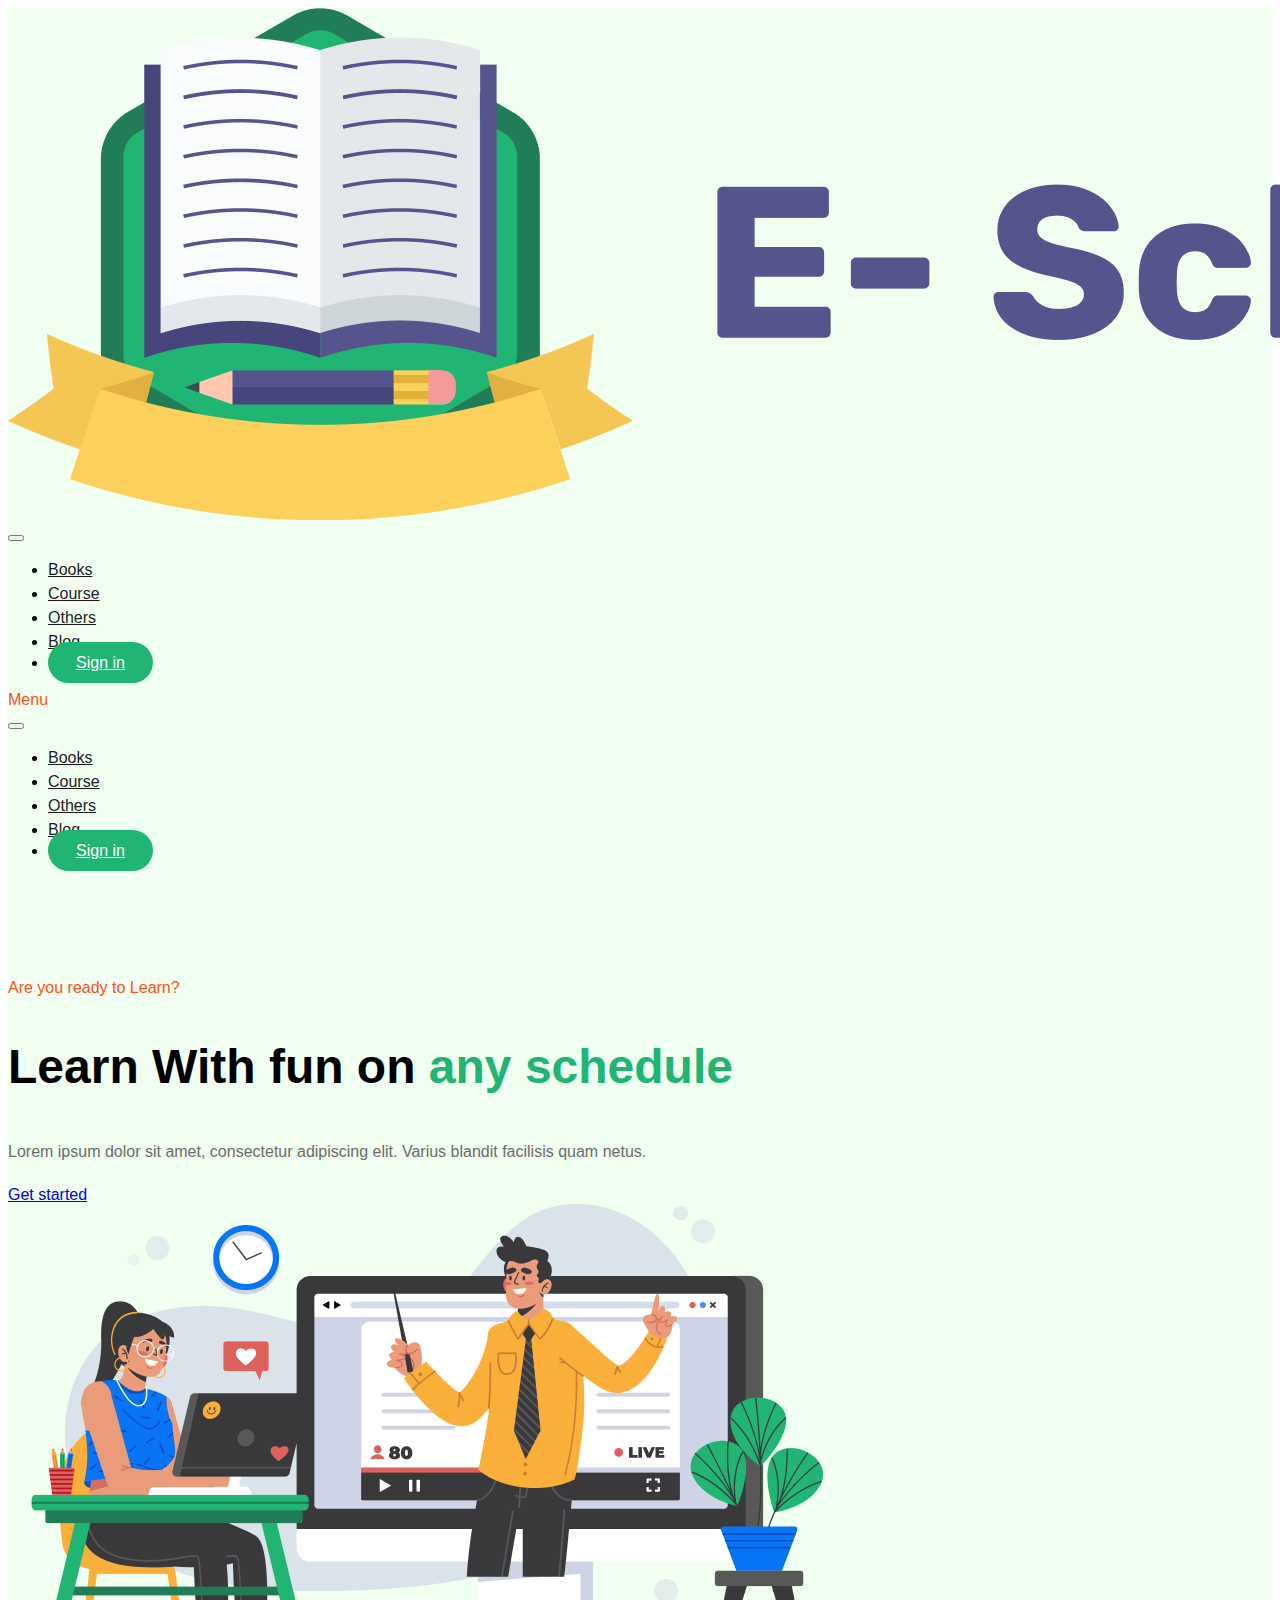
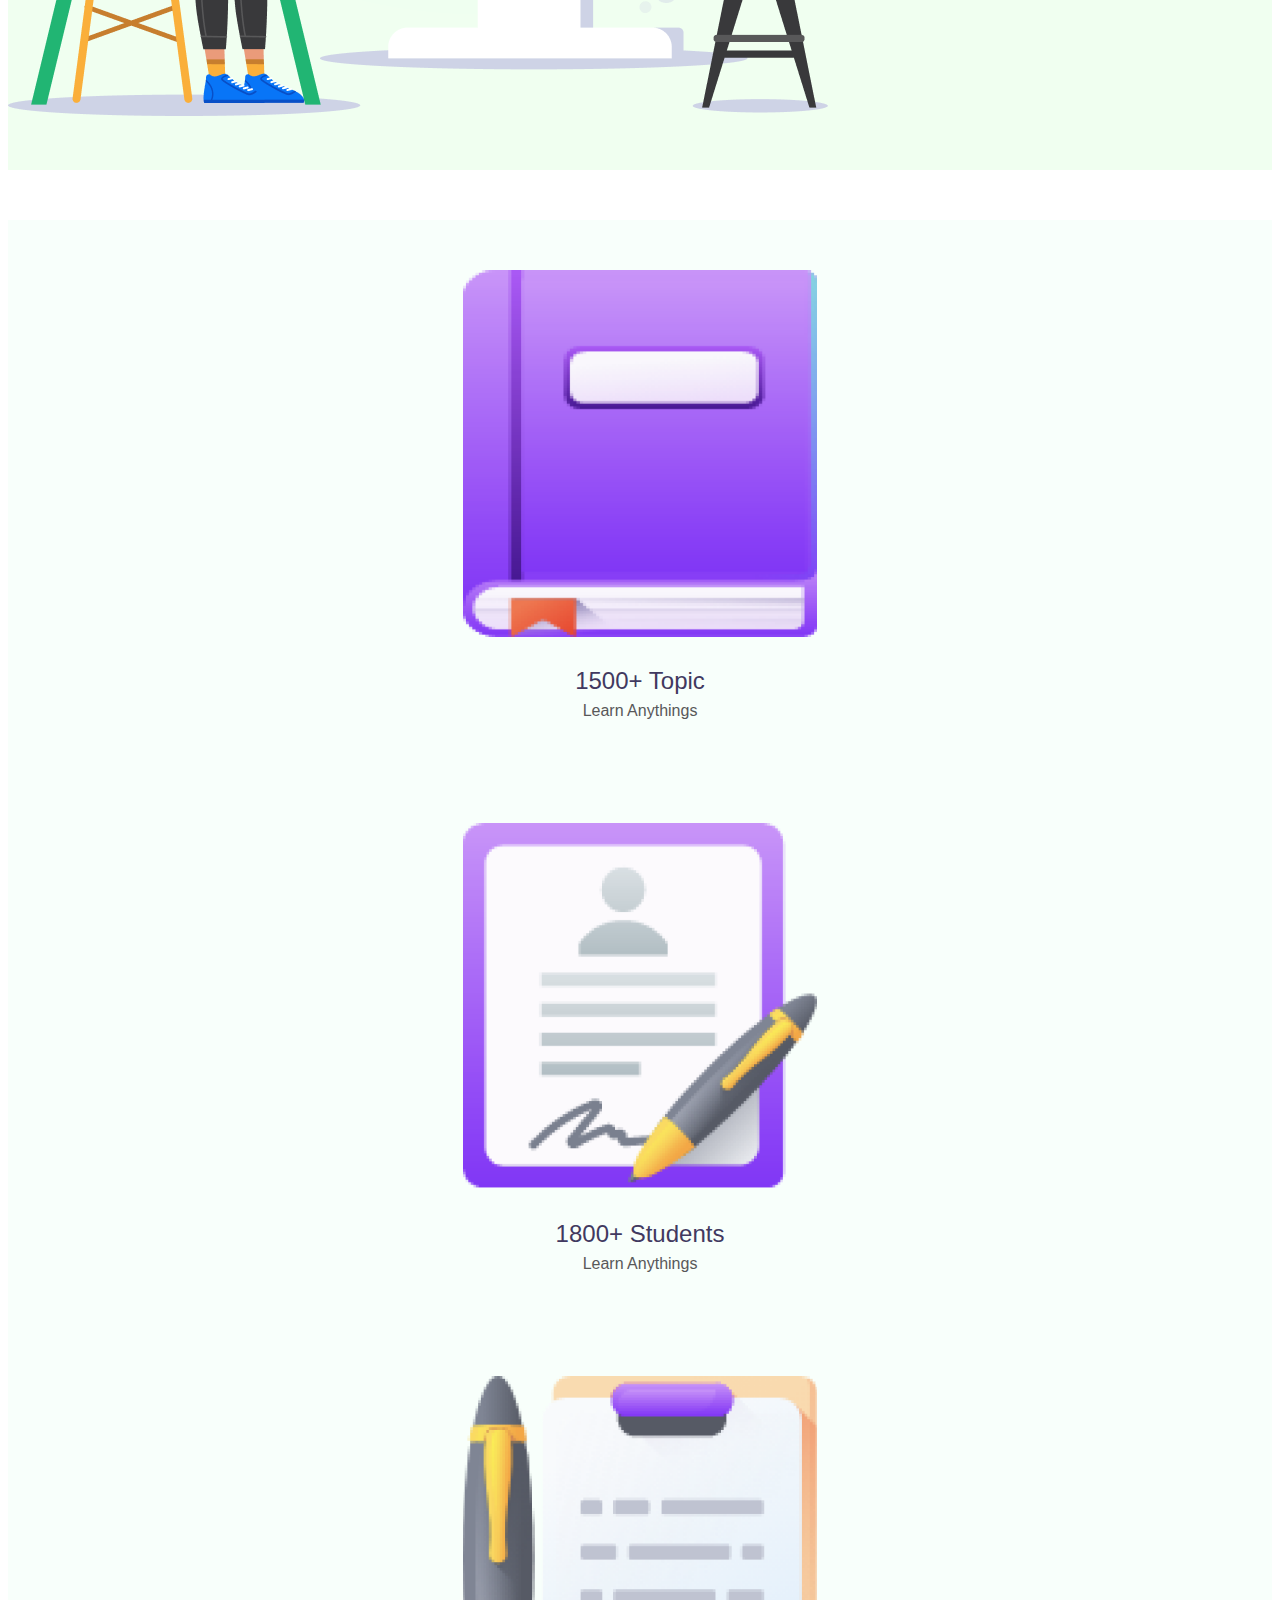
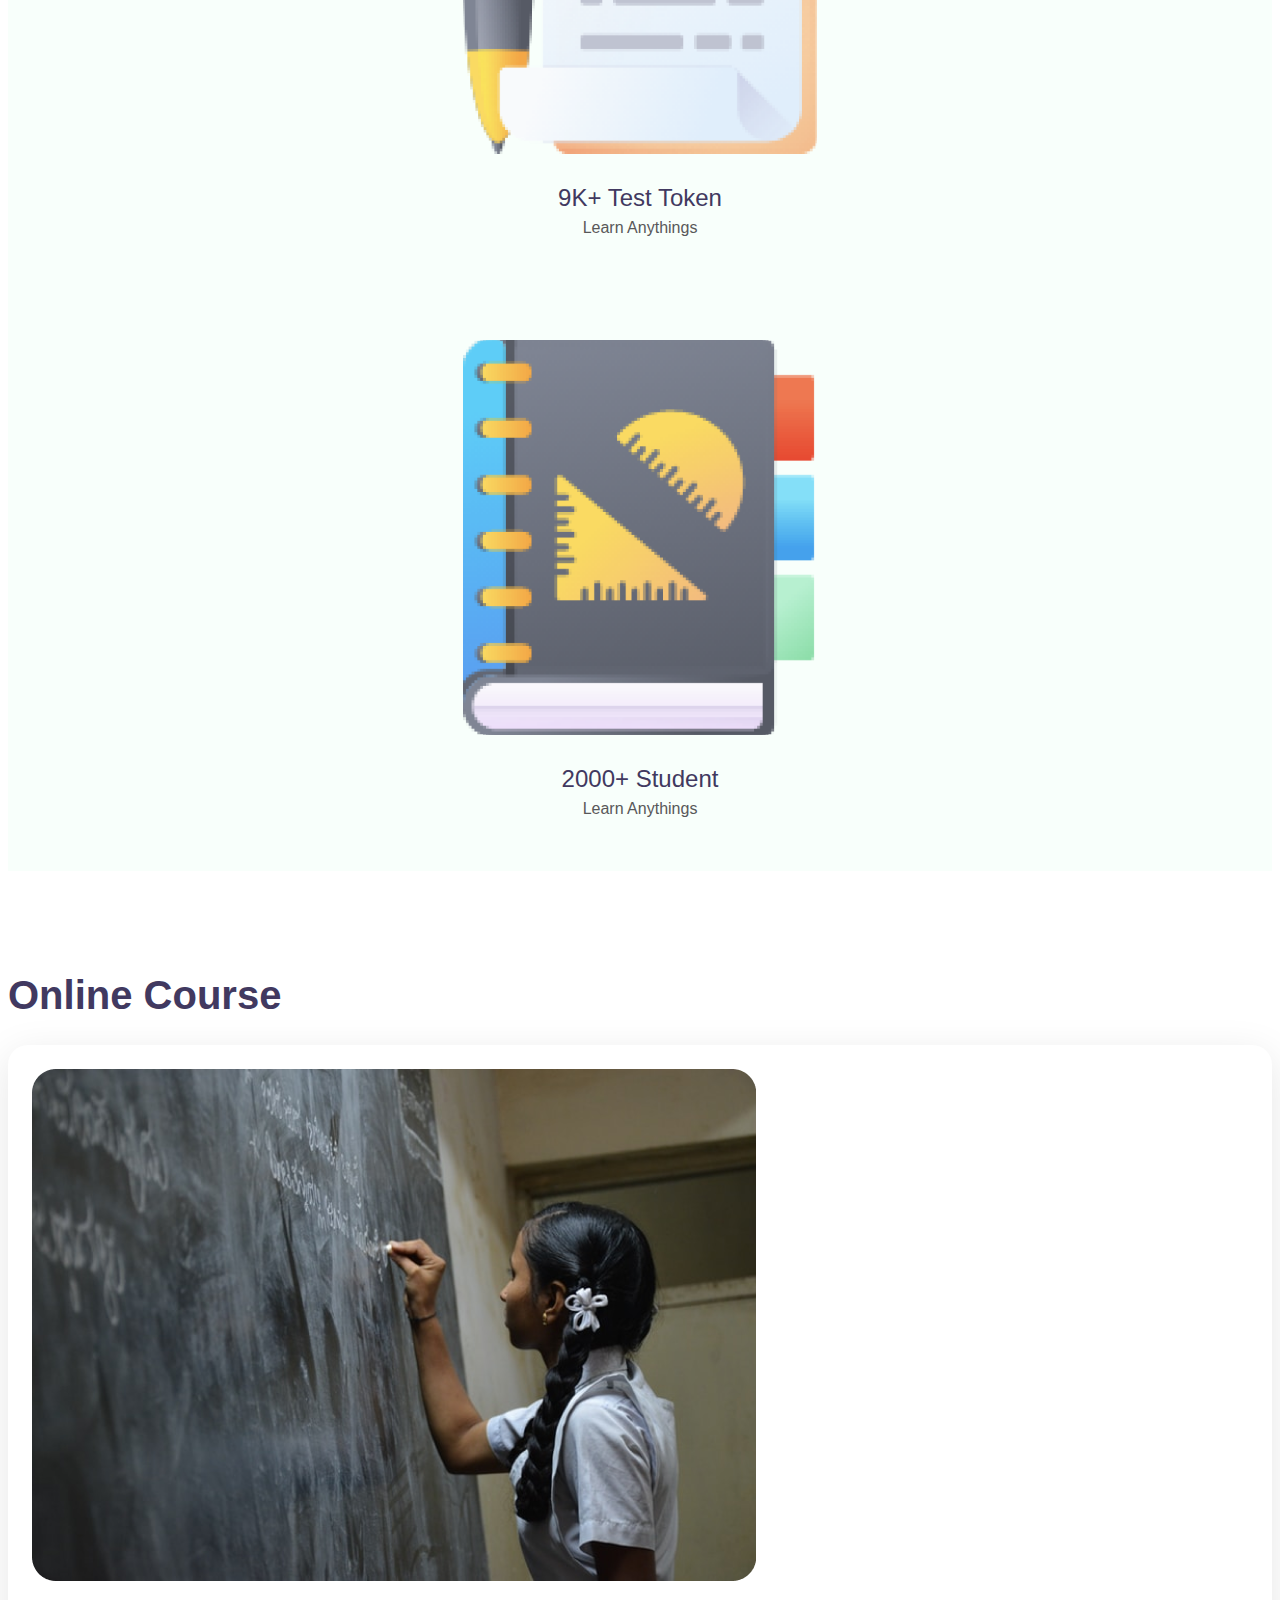
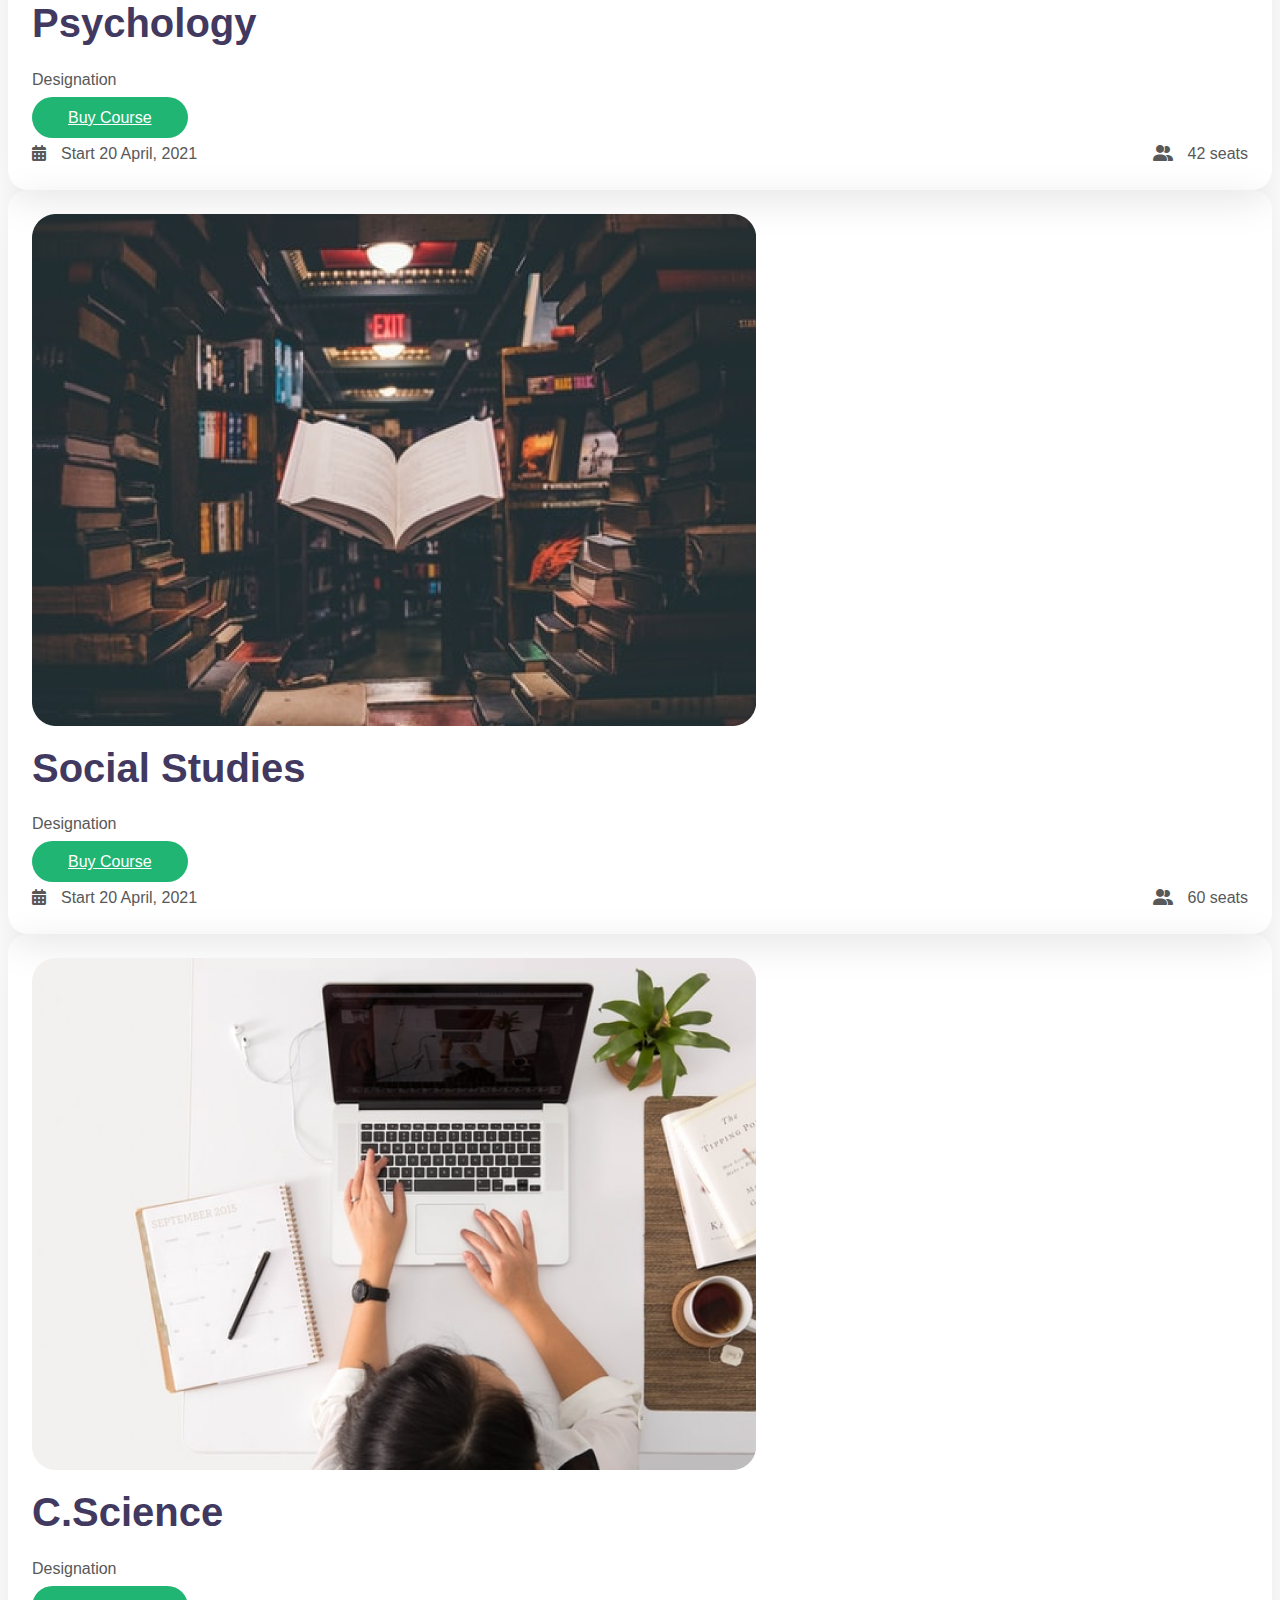
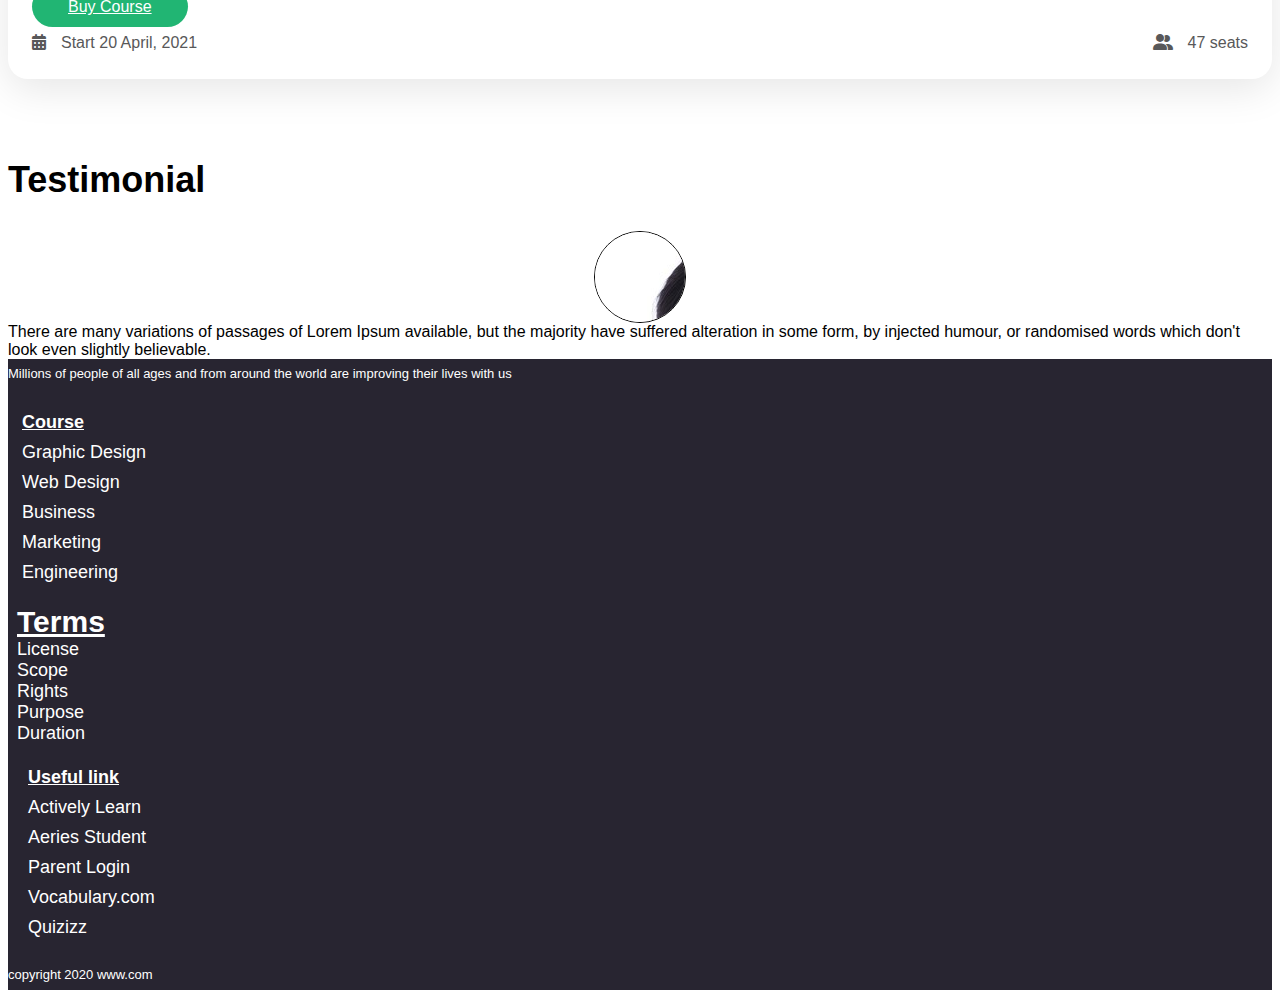
<file: index.html>
<!DOCTYPE html>
<html lang="en">
<head>
    <meta charset="UTF-8">
    <meta http-equiv="X-UA-Compatible" content="IE=edge">
    <meta name="viewport" content="width=device-width, initial-scale=1.0">
    <title>Position</title>
    <link href="https://cdn.jsdelivr.net/npm/bootstrap@5.0.2/dist/css/bootstrap.min.css" rel="stylesheet" integrity="sha384-EVSTQN3/azprG1Anm3QDgpJLIm9Nao0Yz1ztcQTwFspd3yD65VohhpuuCOmLASjC" crossorigin="anonymous">
    <link rel="stylesheet" href="https://cdnjs.cloudflare.com/ajax/libs/font-awesome/6.0.0/css/all.min.css">
    <link rel="stylesheet" href="css/style.css">
    <style>
        /* Custom CSS for offcanvas width (mobile only) */
        @media (max-width: 991.98px) {
            .offcanvas {
                width: 50% !important;
                            }
            .banner {
                padding: 0px 0 50px 0;
            }
            img.logo-img {
                max-width: 200%;
                margin-left: -26px;
            }
          }
    </style>
</head>

<body>
 <header id="home">
     <div class="container">
         <div class="row">
          <nav class="navbar navbar-expand-lg navbar-light">
                  <div class="container-fluid">
                  <a class="navbar-brand" href="#home"><img src="images/logo.png" class="img-fluid logo-img" alt="img"><a>
                  <!-- Toggle button for mobile -->
                  <button class="navbar-toggler d-lg-none" type="button" data-bs-toggle="offcanvas" data-bs-target="#offcanvasNavbar" aria-controls="offcanvasNavbar">
                      <span class="navbar-toggler-icon"></span>
                  </button>
                  <!-- Desktop menu (always visible) -->
                  <div class="d-none d-lg-block">
                      <ul class="navbar-nav ms-auto mb-2 mb-lg-0 align-items-center">
                          <li class="nav-item">
                              <a class="nav-link active" aria-current="page" href="https://junayedip.github.io/eschool/books">books</a>
                          </li>
                          <li class="nav-item">
                              <a class="nav-link active" aria-current="page" href="#course">course</a>
                          </li>
                          <li class="nav-item">
                              <a class="nav-link active" aria-current="page" href="#testimonial">others</a>
                          </li>
                          <li class="nav-item">
                              <a class="nav-link active" aria-current="page" href="#blog">blog</a>
                          </li>
                          <li class="nav-item">
                              <a class="btn btn-signin" aria-current="page" href="#">Sign in</a>
                          </li>
                      </ul>
                  </div>
                  <!-- Offcanvas menu for mobile -->
                  <div class="offcanvas offcanvas-end d-lg-none" tabindex="-1" id="offcanvasNavbar" aria-labelledby="offcanvasNavbarLabel">
                      <div class="offcanvas-header">
                          <h5 class="offcanvas-title" id="offcanvasNavbarLabel">Menu</h5>
                          <button type="button" class="btn-close text-reset" data-bs-dismiss="offcanvas" aria-label="Close"></button>
                      </div>
                      <div class="offcanvas-body">
                          <ul class="navbar-nav ms-auto mb-2 mb-lg-0 align-items-center">
                              <li class="nav-item">
                                  <a class="nav-link active" aria-current="page" href="https://junayedip.github.io/eschool/books">books</a>
                              </li>
                              <li class="nav-item">
                                  <a class="nav-link active" aria-current="page" href="#course">course</a>
                              </li>
                              <li class="nav-item">
                                  <a class="nav-link active" aria-current="page" href="#testimonial">others</a>
                              </li>
                              <li class="nav-item">
                                  <a class="nav-link active" aria-current="page" href="#blog">blog</a>
                              </li>
                              <li class="nav-item">
                                  <a class="btn btn-signin" aria-current="page" href="#">Sign in</a>
                              </li>
                          </ul>
                      </div>
                  </div>
              </div>
            </nav>
         </div>

         <div class="row banner">
             <div class="col-md-5">
                  <h5>Are you ready to Learn?</h5>
                  <h1>Learn With fun on <span>any schedule</span></h1>
                  <p>Lorem ipsum dolor sit amet, consectetur adipiscing elit. Varius blandit facilisis quam netus.</p>
                  <a href="#" class="btn-get">Get started</a>
              </div>
              <div class="col-md-7">
                  <img src="images/bannerpic.png" class="img-fluid" alt="Banner">
              </div>
         </div>
     </div>
 </header>

 <section class="book" id="books">
     <div class="container">
         <div class="row">
             <div class="col-md-3">
                 <div class="book-item1">
                     <img src="images/book1.png" class="img-fluid" alt="">
                     <h2>1500+ Topic</h2>
                     <p>Learn Anythings</p>
                 </div>
             </div>
             <div class="col-md-3">
              <div class="book-item1">
                  <img src="images/book2.png" class="img-fluid" alt="">
                  <h2>1800+ Students</h2>
                  <p>Learn Anythings</p>
              </div>
          </div>
          <div class="col-md-3">
              <div class="book-item1">
                  <img src="images/book3.png" class="img-fluid" alt="">
                  <h2>9K+ Test Token</h2>
                  <p>Learn Anythings</p>
              </div>
          </div>
          <div class="col-md-3">
              <div class="book-item1">
                  <img src="images/book4.png" class="img-fluid" alt="">
                  <h2>2000+ Student</h2>
                  <p>Learn Anythings</p>
              </div>
          </div>
         </div>
     </div>
 </section>

 <section class="courses" id="course">
     <div class="container">
         <div class="row text-center">
             <h1>Online Course</h1>
         </div>
         <div class="row pt-5">
             <div class="col-md-4 ">
                 <div class="course-item">
                     <img src="images/school1.png" class="img-fluid" alt="img">
                     <h1>Psychology</h1>
                     <p>Designation</p>
                     <a href="#" class="btn btn-course">Buy Course</a>
                   <ul>
                       <li><i class="fas fa-calendar-alt"></i>Start 20  April, 2021</li>
                       <li><i class="fas fa-user-friends"></i>42 seats</li>
                   </ul>
                 </div>
             </div>
             <div class="col-md-4">
              <div class="course-item">
                  <img src="images/school2.png" class="img-fluid" alt="img">
                  <h1>Social Studies</h1>
                  <p>Designation</p>
                  <a href="#" class="btn btn-course">Buy Course</a>
                <ul>
                    <li><i class="fas fa-calendar-alt"></i>Start 20  April, 2021</li>
                    <li><i class="fas fa-user-friends"></i>60 seats</li>
                </ul>
              </div>
          </div>
          <div class="col-md-4">
              <div class="course-item">
                  <img src="images/school3.png" class="img-fluid" alt="img">
                  <h1>C.Science</h1>
                  <p>Designation</p>
                  <a href="#" class="btn btn-course">Buy Course</a>
                <ul>
                    <li><i class="fas fa-calendar-alt"></i>Start 20  April, 2021</li>
                    <li><i class="fas fa-user-friends"></i>47 seats</li>
                </ul>
              </div>
          </div>
         </div>
     </div>
 </section>

 <section class="testimonial" id="testimonial">
     <div class="container">
         <div class="row text-center">
             <h1>Testimonial</h1>
         </div>
         <div class="col-md-8 m-auto">
             <div class="row py-3 text-center">
                 <div class="col-md-12 ">
                 <div class="client shawon">
                  <img src="images/done.jpg" class="img-fluid " alt="girl">
                 </div>
                 </div>
                 <div class="col-md-12">
                     <p>There are many variations of passages of Lorem Ipsum available, but the
                      majority have suffered alteration in some form, by injected humour, 
                     or randomised words which don't look even slightly believable.</p>
                 </div>
             </div>
         </div>
     </div>
 </section>

 <section class="last-part mt-5" id="blog">
  <div class="container">
      <div class="row text-center pt-5">
          <div class="col-md-4">
              <p>Millions of people of all ages and from around
               the world are improving their lives with us</p>
          </div>
          <div class="col-3">
              <div class="course">
                  <ul>
                      <li> <a class="nav-link active" aria-current="page" href="#course">Course</a></li>
                      <li>Graphic Design</li>
                      <li>Web Design</li>
                      <li>Business</li>
                      <li>Marketing</li>
                      <li>Engineering</li>
                  </ul>
              </div>
          </div>
          <div class="col-3">
              <div class="terms">
               <ul>
                   <li><a class="nav-link active" aria-current="page" href="https://junayedip.github.io/eschool/books">Terms</a></li>
                   <li>License</li>
                   <li>Scope</li>
                   <li>Rights</li>
                   <li>Purpose</li>
                   <li>Duration</li>
               </ul>
              </div>
          </div>
          <div class="col-2">
              <div class="usefullink">
              <ul>
               <li><a class="nav-link active" aria-current="page" href="#home">Useful link</a></li>
               <li>​Actively Learn</li>
               <li>Aeries Student</li>
               <li>Parent Login</li>
               <li>Vocabulary.com</li>
               <li>Quizizz</li>
              </ul>
              </div>
          </div>
      </div>
      <div class="row text-center pt-5 pb-3">
          <div class="copyright">
              <p>copyright 2020 www.com</p>
          </div>
      </div>
  </div>
 </section>

 <script src="https://cdn.jsdelivr.net/npm/bootstrap@5.1.1/dist/js/bootstrap.bundle.min.js" integrity="sha384-/bQdsTh/da6pkI1MST/rWKFNjaCP5gBSY4sEBT38Q/9RBh9AH40zEOg7Hlq2THRZ" crossorigin="anonymous"></script>
</body>
</html>
</file>
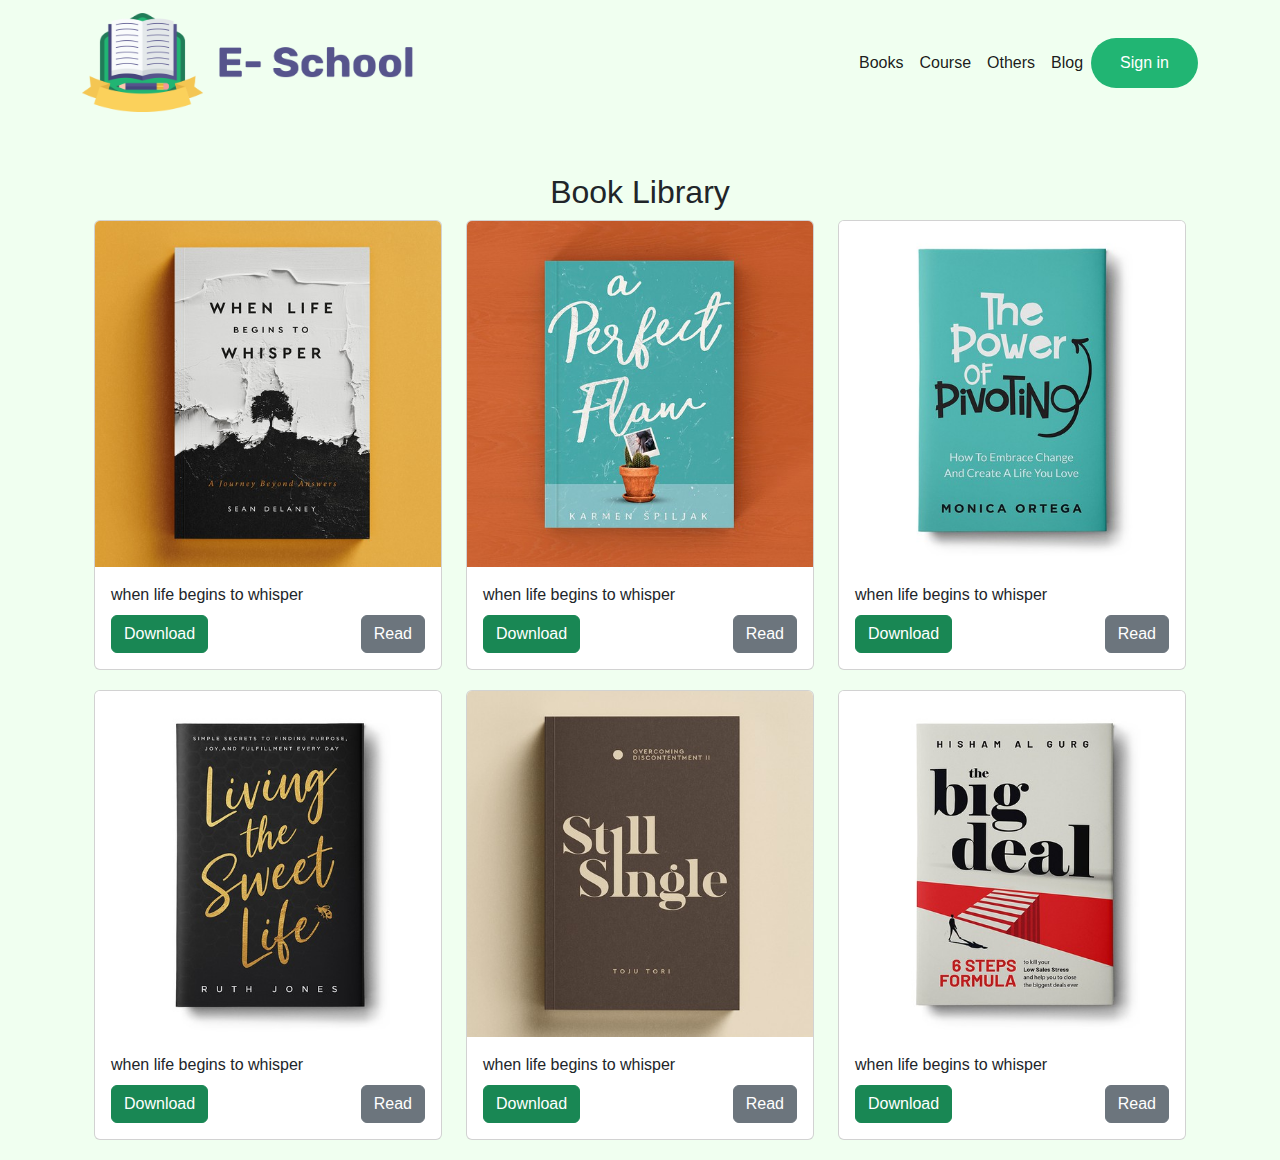
<file: books.html>
<!DOCTYPE html>
<html lang="en">
<head>
    <meta charset="UTF-8">
    <meta name="viewport" content="width=device-width, initial-scale=1.0">
    <title>Book Library</title>
    <link href="https://cdn.jsdelivr.net/npm/bootstrap@5.3.0/dist/css/bootstrap.min.css" rel="stylesheet">
    <link rel="stylesheet" href="css/style.css">
    <script src="https://code.jquery.com/jquery-3.6.0.min.js"></script>
    <script src="https://cdn.jsdelivr.net/npm/bootstrap@5.3.0/dist/js/bootstrap.bundle.min.js"></script>
    <style>
        @media (max-width: 991.98px) {
            .offcanvas {
                width: 50% !important;
            }
            .banner {
                padding: 0px 0 50px 0;
            }
            img.logo-img {
                max-width: 200%;
                margin-left: -26px;
            }
        }
        .card {
            margin-bottom: 20px;
        }
        /* Custom CSS for offcanvas width (mobile only) */
        @media (max-width: 991.98px) {
            .offcanvas {
                width: 50% !important;
                            }
            .banner {
                padding: 0px 0 50px 0;
            }
            img.logo-img {
                max-width: 200%;
                margin-left: -26px;
            }
          }
    </style>
</head>

<body>
 <header id="home">
     <div class="container">
         <div class="row">
          <nav class="navbar navbar-expand-lg navbar-light">
                  <div class="container-fluid">
                  <a class="navbar-brand" href="https://junayedip.github.io/eschool"><img src="images/logo.png" class="img-fluid logo-img" alt="img"><a>
                  <!-- Toggle button for mobile -->
                  <button class="navbar-toggler d-lg-none" type="button" data-bs-toggle="offcanvas" data-bs-target="#offcanvasNavbar" aria-controls="offcanvasNavbar">
                      <span class="navbar-toggler-icon"></span>
                  </button>
                  <!-- Desktop menu (always visible) -->
                  <div class="d-none d-lg-block">
                      <ul class="navbar-nav ms-auto mb-2 mb-lg-0 align-items-center">
                          <li class="nav-item">
                              <a class="nav-link active" aria-current="page" href="https://junayedip.github.io/eschool/books">books</a>
                          </li>
                          <li class="nav-item">
                              <a class="nav-link active" aria-current="page" href="#course">course</a>
                          </li>
                          <li class="nav-item">
                              <a class="nav-link active" aria-current="page" href="#testimonial">others</a>
                          </li>
                          <li class="nav-item">
                              <a class="nav-link active" aria-current="page" href="#blog">blog</a>
                          </li>
                          <li class="nav-item">
                              <a class="btn btn-signin" aria-current="page" href="#">Sign in</a>
                          </li>
                      </ul>
                  </div>
                  <!-- Offcanvas menu for mobile -->
                  <div class="offcanvas offcanvas-end d-lg-none" tabindex="-1" id="offcanvasNavbar" aria-labelledby="offcanvasNavbarLabel">
                      <div class="offcanvas-header">
                          <h5 class="offcanvas-title" id="offcanvasNavbarLabel">Menu</h5>
                          <button type="button" class="btn-close text-reset" data-bs-dismiss="offcanvas" aria-label="Close"></button>
                      </div>
                      <div class="offcanvas-body">
                          <ul class="navbar-nav ms-auto mb-2 mb-lg-0 align-items-center">
                              <li class="nav-item">
                                  <a class="nav-link active" aria-current="page" href="https://junayedip.github.io/eschool/books">books</a>
                              </li>
                              <li class="nav-item">
                                  <a class="nav-link active" aria-current="page" href="#course">course</a>
                              </li>
                              <li class="nav-item">
                                  <a class="nav-link active" aria-current="page" href="#testimonial">others</a>
                              </li>
                              <li class="nav-item">
                                  <a class="nav-link active" aria-current="page" href="#blog">blog</a>
                              </li>
                              <li class="nav-item">
                                  <a class="btn btn-signin" aria-current="page" href="#">Sign in</a>
                              </li>
                          </ul>
                      </div>
                  </div>
              </div>
            </nav>
         </div>

    <div class="container mt-5">
        <h2 class="text-center">Book Library</h2>
        <div class="row">
            <div class="col-md-4">
                <div class="card">
                    <img src="images/ebooks (1).jpg" class="card-img-top" alt="Book Image">
                    <div class="card-body">
                        <h5 class="card-title">when life begins to whisper</h5>
                        <div class="d-flex justify-content-between">
                            <a href="book.pdf" class="btn btn-success" download>Download</a>
                            <button class="btn btn-secondary" onclick="openPDF('book.pdf')">Read</button>
                        </div>
                    </div>
                </div>
            </div>
                        <div class="col-md-4">
                <div class="card">
                    <img src="images/ebooks (2).jpg" class="card-img-top" alt="Book Image">
                    <div class="card-body">
                        <h5 class="card-title">when life begins to whisper</h5>
                        <div class="d-flex justify-content-between">
                            <a href="book.pdf" class="btn btn-success" download>Download</a>
                            <button class="btn btn-secondary" onclick="openPDF('book.pdf')">Read</button>
                        </div>
                    </div>
                </div>
            </div>
                        <div class="col-md-4">
                <div class="card">
                    <img src="images/ebooks (3).jpg" class="card-img-top" alt="Book Image">
                    <div class="card-body">
                        <h5 class="card-title">when life begins to whisper</h5>
                        <div class="d-flex justify-content-between">
                            <a href="book.pdf" class="btn btn-success" download>Download</a>
                            <button class="btn btn-secondary" onclick="openPDF('book.pdf')">Read</button>
                        </div>
                    </div>
                </div>
            </div>
            <div class="col-md-4">
                <div class="card">
                    <img src="images/ebooks (4).jpg" class="card-img-top" alt="Book Image">
                    <div class="card-body">
                        <h5 class="card-title">when life begins to whisper</h5>
                        <div class="d-flex justify-content-between">
                            <a href="book.pdf" class="btn btn-success" download>Download</a>
                            <button class="btn btn-secondary" onclick="openPDF('book.pdf')">Read</button>
                        </div>
                    </div>
                </div>
            </div>
            <div class="col-md-4">
                <div class="card">
                    <img src="images/ebooks (5).jpg" class="card-img-top" alt="Book Image">
                    <div class="card-body">
                        <h5 class="card-title">when life begins to whisper</h5>
                        <div class="d-flex justify-content-between">
                            <a href="book.pdf" class="btn btn-success" download>Download</a>
                            <button class="btn btn-secondary" onclick="openPDF('book.pdf')">Read</button>
                        </div>
                    </div>
                </div>
            </div>
            <div class="col-md-4">
                <div class="card">
                    <img src="images/ebooks (6).jpg" class="card-img-top" alt="Book Image">
                    <div class="card-body">
                        <h5 class="card-title">when life begins to whisper</h5>
                        <div class="d-flex justify-content-between">
                            <a href="book.pdf" class="btn btn-success" download>Download</a>
                            <button class="btn btn-secondary" onclick="openPDF('book.pdf')">Read</button>
                        </div>
                    </div>
                </div>
            </div>


            
        </div>
    </div>

    <!-- Modal for Reading PDF -->
    <div class="modal fade" id="pdfModal" tabindex="-1" aria-labelledby="pdfModalLabel" aria-hidden="true">
        <div class="modal-dialog modal-xl">
            <div class="modal-content">
                <div class="modal-header">
                    <h5 class="modal-title" id="pdfModalLabel">Read Book</h5>
                    <button type="button" class="btn-close" data-bs-dismiss="modal" aria-label="Close"></button>
                </div>
                <div class="modal-body">
                    <iframe id="pdfViewer" width="100%" height="600px"></iframe>
                </div>
            </div>
        </div>
    </div>

    <script>
        function openPDF(pdfURL) {
            document.getElementById('pdfViewer').src = pdfURL + "#toolbar=0&navpanes=0&scrollbar=0";
            var pdfModal = new bootstrap.Modal(document.getElementById('pdfModal'));
            pdfModal.show();
        }
    </script>
</body>
</body>
</html>
</file>
<file: css/style.css>
colo{
    margin: 0;
    padding: 0;
}
body{
    font-family: 'Poppins', sans-serif;
}
header{
    background-color: #F0FFF0;
}
.navbar-brand{
    width: 30%;
}
.navbar-light .navbar-nav .nav-link.active, .navbar-light .navbar-nav .show>.nav-link {
    color: rgb(0 0 0 / 90%);
    font-size: 16px;
    line-height: 24px;
    text-transform: capitalize;
}
.btn-signin{
    
background-color: #21B573;
    
padding: 12px 28px;    
border-radius: 33px;
    
color: white;
transition: .1s all ease-in-out;
}
.btn-signin:hover{
    color: white;
    background-color: #1a6845;
    margin-bottom: 5px;
}
.btnget{
    background-color: #21B573;
    padding: 12px 36px;
    margin-left: 29px;
    border-radius: 33px;
    color: white;
    text-transform: capitalize;
    transition: .1s all ease-in-out;
}
.btnget:hover{
    color: white;
    background-color: #0b2c1d;
    margin-bottom: 5px;
    box-shadow: 0px 4px 4px rgba(0, 0, 0, 0.25);
}
header h5{
color: #FD511A;
font-size: 16px;
font-weight: 400;
margin: 0;
line-height: 24px;
}
header h1{

color: black;

font-size: 48px;

line-height: 70px;

font-weight: 700;
}
header p {

color: #6C6B6B;

font-size: 16px;

line-height: 36px;
}
.banner{
    padding: 100px 0 50px 0;
}
header h1 span{

    color: #21b573;

}

.book{

padding: 50px 0 75px 0;
}
.book-item1{

background: #F8FFFB;

padding: 50px 0;

text-align: center;
}
.book-item1 img{

width: 28%;
}
.book-item1 h2{

color: #413960;

font-weight: 500;

font-size: 24px;

margin: 0;

line-height: 36px;

margin-top: 22px;
}
.book-item1 p{

font-size: 16px;

line-height: 24px;

color: #585859;

margin: 0;
}
.book-item1:hover{
    background-color: #fff;
    box-shadow: 0px 20px 40px rgba(0, 0, 0, 0.1);
    border-radius: 10px;
}
.courses{

padding-bottom: 50px;
}
.course-item{
    box-shadow: 0px 10px 40px rgba(0, 0, 0, 0.1);
    border-radius: 20px;
    padding: 24px;
}
.course-item img{
    
}
.course-item h1{font-weight: 500;font-size: 24px;margin-top: 20px;line-height: 36px;color: #413960;}
.course-item p{
    
color: #585859;
    
line-height: 24px;
}
.btn-course{

color: #ffffff;

font-weight: normal;

font-size: 16px;

background: #21B573;

border-radius: 33px;

padding: 12px 36px;

line-height: 19px;
}
.course-item ul{
    
margin: 0;
    
list-style: none;
    
padding: 0;
    
display: flex;
    
margin-top: 15px;
    
justify-content: space-between;
}
.course-item ul li{
    
color: #585859;
    
line-height: 24px;
}
.course-item ul li i{
    
margin-right: 15px;
}
.btn-course:hover{
    color: white;
    background-color: #0b2c1d;
   
    box-shadow: 0px 4px 4px rgba(0, 0, 0, 0.25);
}
.client{
    
border-radius: 50%;
    
height: 90px;
    
width: 90px;
    
padding: 0;
    
margin-left: 30px;
    
overflow: hidden;
    
border: 1px solid black;
}
.testimonial p{
    margin: 0;
}
.testimonial h1{
    font-weight: bold;
font-size: 36px;
line-height: 54px;
}
.last-part{

background-color: #282531;

color: #ffff;
}
.last-part p{
    
line-height: 30px;
    
margin: 0;
    
padding: 0;
    
font-size: 13px;
    
font-weight: 200;
}
.courses h1{

color: #413960;

font-size: 40px;

font-weight: 700;
}
.course ul{

list-style: none;

font-size: 18px;

padding: 0 0 0 14px;

line-height: 30px;
}
.course ul li{text-align: start;font-weight: 100;}
.terms{

}
.terms ul{list-style: none;font-size: 18px;padding: 0 0 0 9px;line-height: inherit;}
.terms ul li{

text-align: start;

font-weight: 100;
}
.usefullink{

}
.usefullink ul{

list-style: none;

font-size: 18px;

padding: 0 0 0 20px;

line-height: 30px;
}
.usefullink ul li{

text-align: start;

font-weight: 100;
}
.usefullink ul li a{
    margin: 0;

    padding: 0;
    
    font-weight: 700;
    
    color: #fff;
}
.course ul li a{

margin: 0;

padding: 0;

font-weight: 700;

color: #fff;
}
.terms ul li a{
    margin: 0;

padding: 0;
font-size: 30px;
font-weight: 700;

color: #fff;
}
.terms ul li{
    margin: 0;

    padding: 0;
    
    font-weight: 300;
    
    color: #fff;
}
.shawon{
    margin: auto;
}
</file>
